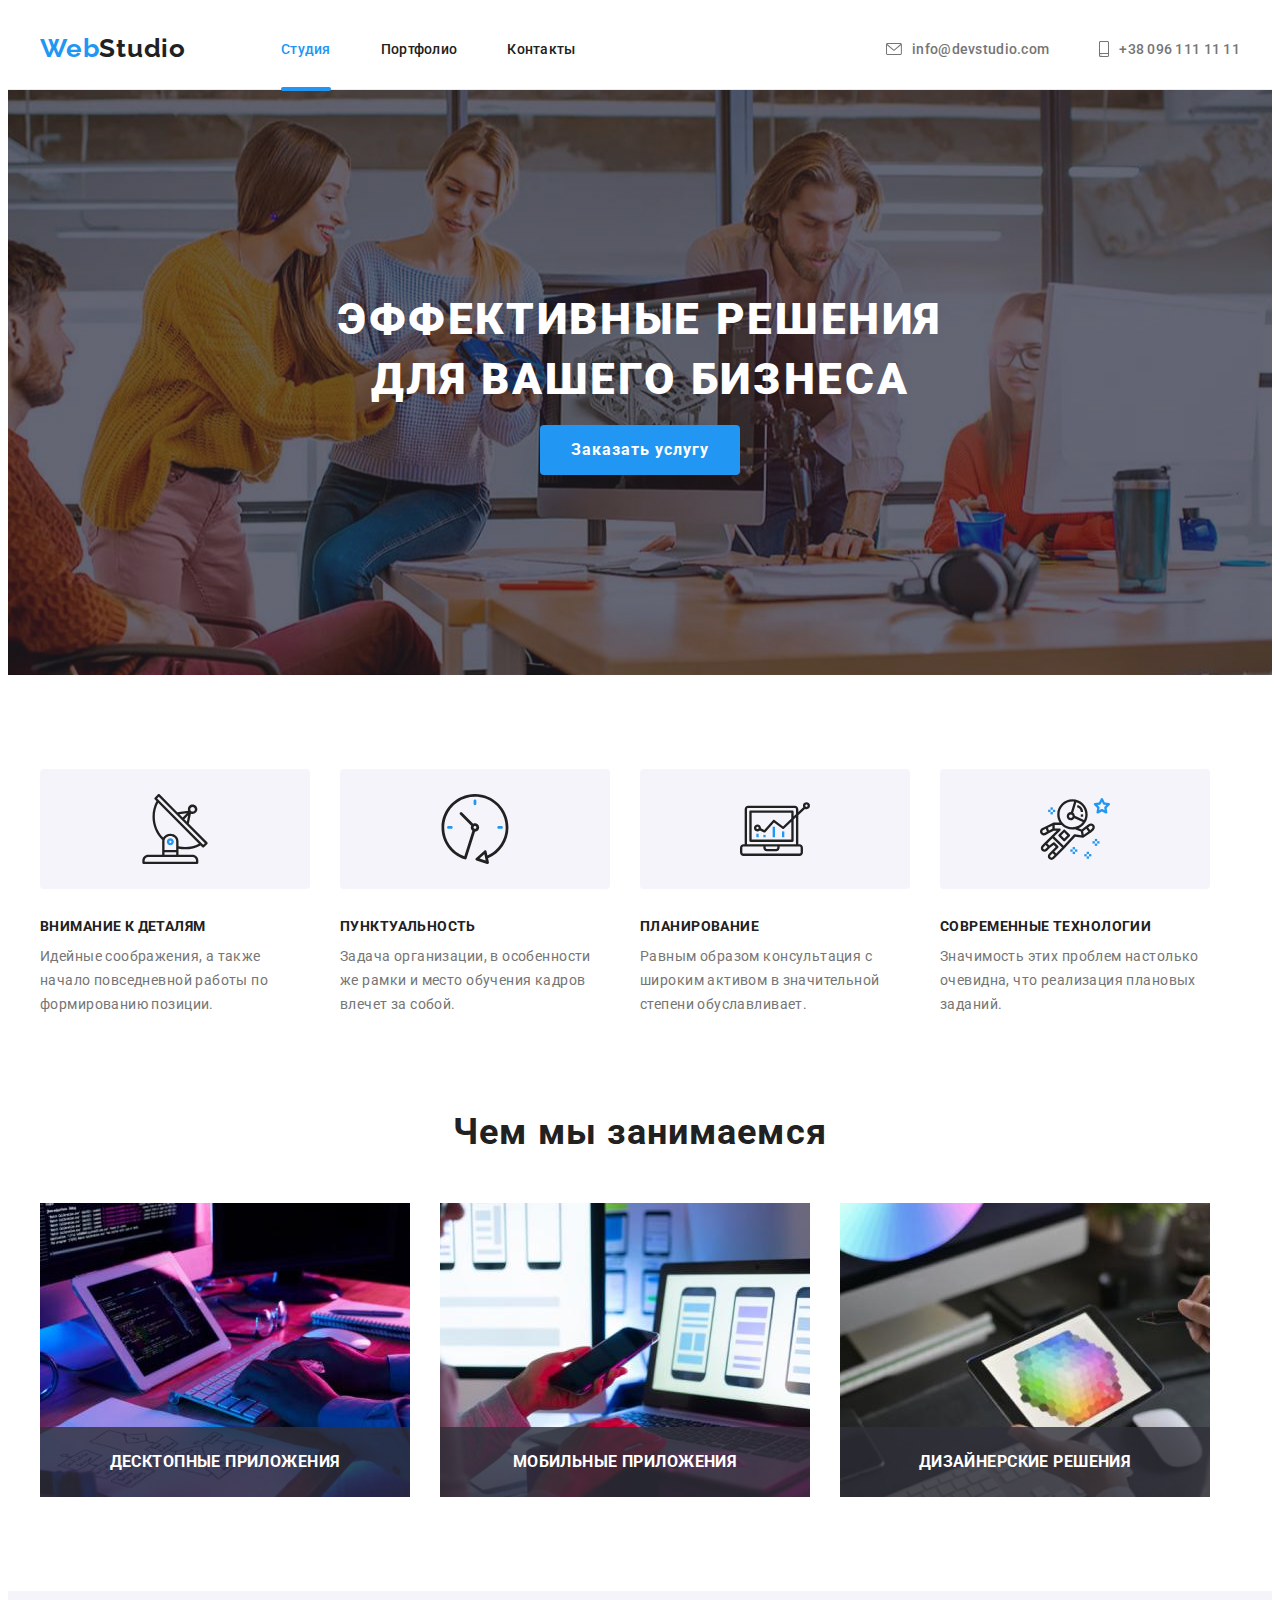
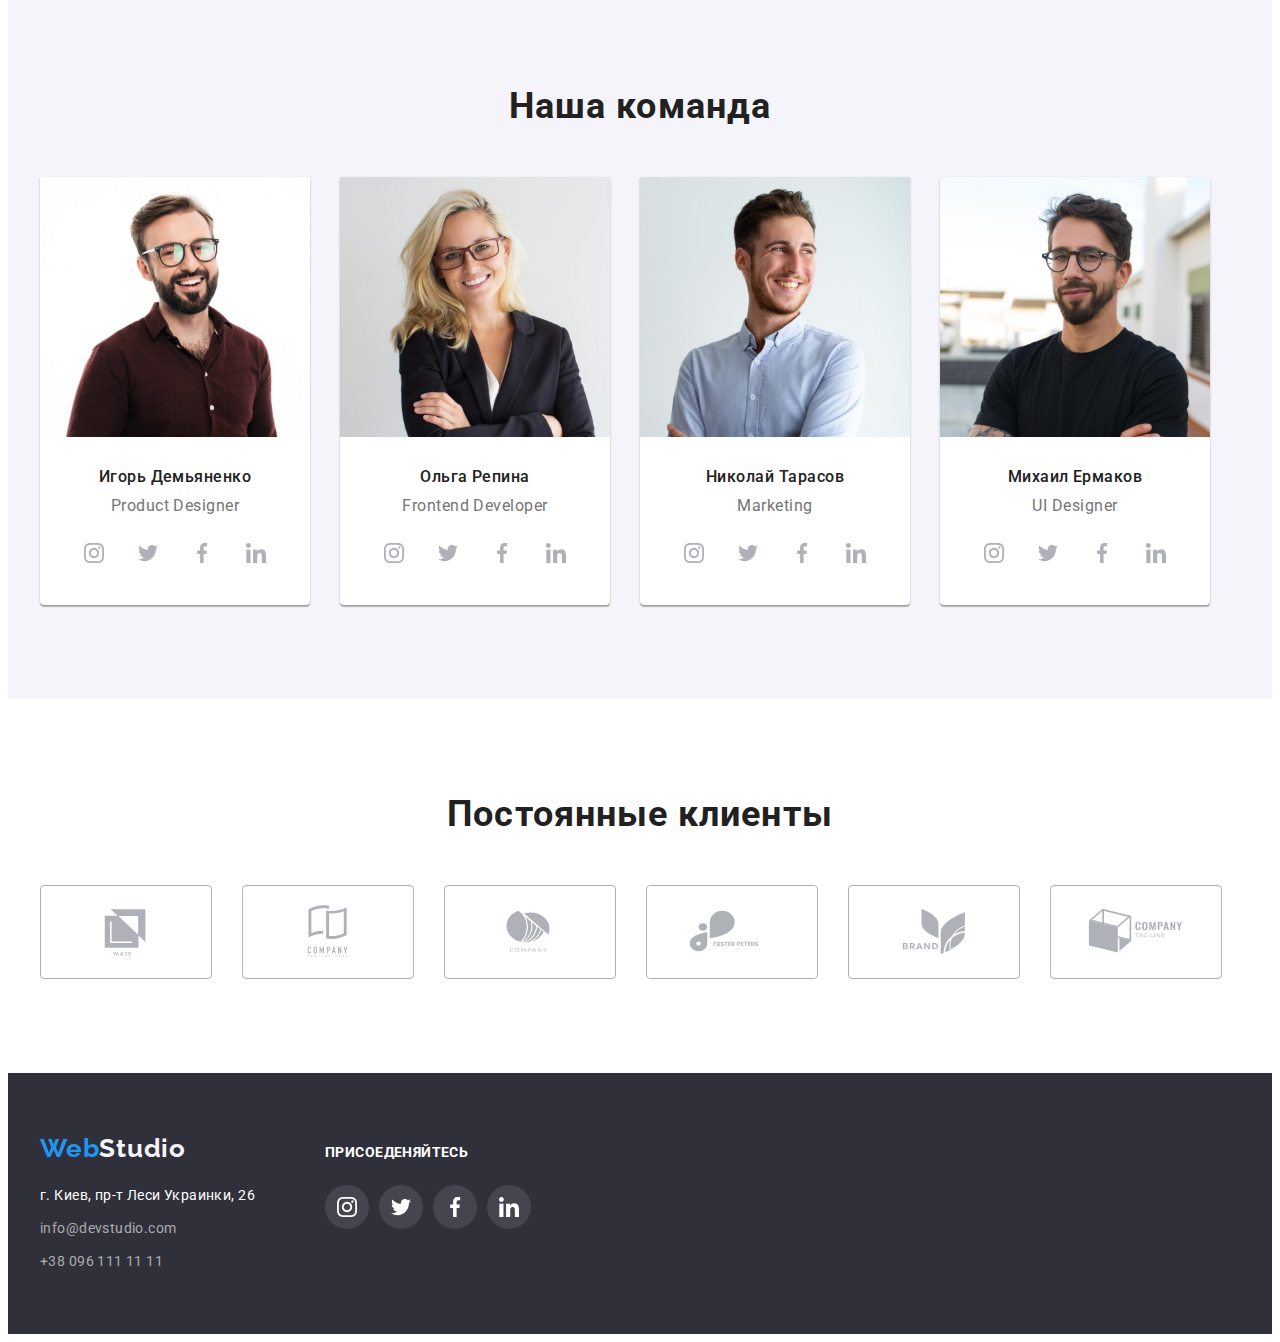
<file: index.html>
<!DOCTYPE html>
<html lang="en">
  <head>
    <meta charset="UTF-8" />
    <meta http-equiv="X-UA-Compatible" content="IE=edge" />
    <meta name="viewport" content="width=device-width, initial-scale=1.0" />
    <title>WebStudio</title>
    <link rel="preconnect" href="https://fonts.googleapis.com" />
    <link rel="preconnect" href="https://fonts.gstatic.com" crossorigin />
    <link
      href="https://fonts.googleapis.com/css2?family=Raleway:wght@700&family=Roboto:wght@400;500;700;900&display=swap"
      rel="stylesheet"
    />
    <link
      rel="stylesheet"
      href="https://cdnjs.cloudflare.com/ajax/libs/modern-normalize/1.1.0/modern-normalize.min.css"
      integrity="sha512-wpPYUAdjBVSE4KJnH1VR1HeZfpl1ub8YT/NKx4PuQ5NmX2tKuGu6U/JRp5y+Y8XG2tV+wKQpNHVUX03MfMFn9Q=="
      crossorigin="anonymous"
      referrerpolicy="no-referrer"
    />
    <link rel="stylesheet" href="./css/styles.css" />
  </head>
  <body>
    <header class="header">
      <div class="container">
        <a href="./index.html" class="header-logo"
          >Web<span class="header-logo2">Studio</span>
        </a>
        <nav class="header-navigation">
          <ul class="header-list list">
            <li class="nav-li">
              <a href="./index.html" class="header-item active-link">Студия</a>
            </li>
            <li class="nav-li">
              <a href="./portfolio.html" class="header-item">Портфолио</a>
            </li>
            <li class="nav-li"><a href="" class="header-item">Контакты</a></li>
          </ul>
        </nav>
        <ul class="header-contacts list">
          <li class="nav-li">
            <a href="mailto:info@devstudio.com" class="contacts-item">
              <svg class="header-icon" width="16" height="12">
                <use
                  href="./image/index/symbol-defs.svg#icon-header-mail"
                ></use>
              </svg>
              info@devstudio.com
            </a>
          </li>
          <li class="nav-li">
            <a href="tel:+380961111111" class="contacts-item">
              <svg class="header-icon" width="10" height="16">
                <use href="./image/index/symbol-defs.svg#icon-header-tel"></use>
              </svg>
              +38 096 111 11 11
            </a>
          </li>
        </ul>
      </div>
    </header>
    <main>
      <!--Главная секция с кнопкой-->
      <section class="hero">
        <div class="container">
          <h1 class="hero-title-text">
            Эффективные решения для вашего бизнеса
          </h1>
          <button type="button" class="hero-btn btn" data-modal-open>
            Заказать услугу
          </button>
        </div>
      </section>
      <!--Наши приемущества-->
      <section class="positive">
        <div class="container">
          <ul class="positive-list list">
            <li class="positive-item">
              <div class="positive-icon-div">
                <svg class="positive-icon" width="70" height="70">
                  <use
                    href="./image/index/symbol-defs.svg#icon-positive1"
                  ></use>
                </svg>
              </div>
              <h3 class="positive-title">Внимание к деталям</h3>
              <p class="positive-text">
                Идейные соображения, а также начало повседневной работы по
                формированию позиции.
              </p>
            </li>
            <li class="positive-item">
              <div class="positive-icon-div">
                <svg class="positive-icon" width="70" height="70">
                  <use
                    href="./image/index/symbol-defs.svg#icon-positive2"
                  ></use>
                </svg>
              </div>
              <h3 class="positive-title">Пунктуальность</h3>
              <p class="positive-text">
                Задача организации, в особенности же рамки и место обучения
                кадров влечет за собой.
              </p>
            </li>
            <li class="positive-item">
              <div class="positive-icon-div">
                <svg class="positive-icon" width="70" height="70">
                  <use
                    href="./image/index/symbol-defs.svg#icon-positive3"
                  ></use>
                </svg>
              </div>
              <h3 class="positive-title">Планирование</h3>
              <p class="positive-text">
                Равным образом консультация с широким активом в значительной
                степени обуславливает.
              </p>
            </li>
            <li class="positive-item">
              <div class="positive-icon-div">
                <svg class="positive-icon" width="70" height="70">
                  <use
                    href="./image/index/symbol-defs.svg#icon-positive4"
                  ></use>
                </svg>
              </div>
              <h3 class="positive-title">Современные технологии</h3>
              <p class="positive-text">
                Значимость этих проблем настолько очевидна, что реализация
                плановых заданий.
              </p>
            </li>
          </ul>
        </div>
      </section>
      <!--Чем мы занимаемся-->
      <section class="work">
        <div class="container">
          <h2 class="work-title">Чем мы занимаемся</h2>
          <ul class="work-list list">
            <li class="work-item">
              <div class="work-box">
                <img
                  src="./image/index/img1.jpg"
                  alt="пишем код"
                  width="370"
                  height="294"
                />
                <h3 class="work-top-title">Десктопные приложения</h3>
              </div>
            </li>
            <li class="work-item">
              <div class="work-box">
                <img
                  src="./image/index/img2.jpg"
                  alt="создаем интерфейс"
                  width="370"
                  height="294"
                />
                <h3 class="work-top-title">Мобильные приложения</h3>
              </div>
            </li>
            <li class="work-item">
              <div class="work-box">
                <img
                  src="./image/index/img3.jpg"
                  alt="подбираем цвета"
                  width="370"
                  height="294"
                />
                <h3 class="work-top-title">Дизайнерские решения</h3>
              </div>
            </li>
          </ul>
        </div>
      </section>
      <!--Наша команда-->
      <section class="staff">
        <div class="container">
          <h2 class="staff-title">Наша команда</h2>
          <ul class="staff-list list">
            <li class="staff-item">
              <img
                src="./image/index/p1.jpg"
                alt="Игорь Демьяненко"
                width="270"
                height="260"
              />
              <div class="staff-title-top">
                <h3 class="staff-item-title">Игорь Демьяненко</h3>
                <p class="staff-item-text">Product Designer</p>
                <ul class="staff-soc-list">
                  <li class="staff-soc-item">
                    <a href="" class="staff-soc-link"
                      ><svg class="staff-soc-icon" width="20" height="20">
                        <use
                          href="./image/index/symbol-defs.svg#icon-instagram"
                        ></use>
                      </svg>
                    </a>
                  </li>
                  <li class="staff-soc-item">
                    <a href="" class="staff-soc-link"
                      ><svg class="staff-soc-icon" width="20" height="20">
                        <use
                          href="./image/index/symbol-defs.svg#icon-twitter"
                        ></use>
                      </svg>
                    </a>
                  </li>
                  <li class="staff-soc-item">
                    <a href="" class="staff-soc-link"
                      ><svg class="staff-soc-icon" width="20" height="20">
                        <use
                          href="./image/index/symbol-defs.svg#icon-facebook"
                        ></use>
                      </svg>
                    </a>
                  </li>
                  <li class="staff-soc-item">
                    <a href="" class="staff-soc-link"
                      ><svg class="staff-soc-icon" width="20" height="20">
                        <use
                          href="./image/index/symbol-defs.svg#icon-linkedin"
                        ></use>
                      </svg>
                    </a>
                  </li>
                </ul>
              </div>
            </li>
            <li class="staff-item">
              <img
                src="./image/index/p2.jpg"
                alt="Ольга Репина"
                width="270"
                height="260"
              />
              <div class="staff-title-top">
                <h3 class="staff-item-title">Ольга Репина</h3>
                <p class="staff-item-text">Frontend Developer</p>
                <ul class="staff-soc-list">
                  <li class="staff-soc-item">
                    <a href="" class="staff-soc-link"
                      ><svg class="staff-soc-icon" width="20" height="20">
                        <use
                          href="./image/index/symbol-defs.svg#icon-instagram"
                        ></use>
                      </svg>
                    </a>
                  </li>
                  <li class="staff-soc-item">
                    <a href="" class="staff-soc-link"
                      ><svg class="staff-soc-icon" width="20" height="20">
                        <use
                          href="./image/index/symbol-defs.svg#icon-twitter"
                        ></use>
                      </svg>
                    </a>
                  </li>
                  <li class="staff-soc-item">
                    <a href="" class="staff-soc-link"
                      ><svg class="staff-soc-icon" width="20" height="20">
                        <use
                          href="./image/index/symbol-defs.svg#icon-facebook"
                        ></use>
                      </svg>
                    </a>
                  </li>
                  <li class="staff-soc-item">
                    <a href="" class="staff-soc-link"
                      ><svg class="staff-soc-icon" width="20" height="20">
                        <use
                          href="./image/index/symbol-defs.svg#icon-linkedin"
                        ></use>
                      </svg>
                    </a>
                  </li>
                </ul>
              </div>
            </li>
            <li class="staff-item">
              <img
                src="./image/index/p3.jpg"
                alt="Николай Тарасов"
                width="270"
                height="260"
              />
              <div class="staff-title-top">
                <h3 class="staff-item-title">Николай Тарасов</h3>
                <p class="staff-item-text">Marketing</p>
                <ul class="staff-soc-list">
                  <li class="staff-soc-item">
                    <a href="" class="staff-soc-link"
                      ><svg class="staff-soc-icon" width="20" height="20">
                        <use
                          href="./image/index/symbol-defs.svg#icon-instagram"
                        ></use>
                      </svg>
                    </a>
                  </li>
                  <li class="staff-soc-item">
                    <a href="" class="staff-soc-link"
                      ><svg class="staff-soc-icon" width="20" height="20">
                        <use
                          href="./image/index/symbol-defs.svg#icon-twitter"
                        ></use>
                      </svg>
                    </a>
                  </li>
                  <li class="staff-soc-item">
                    <a href="" class="staff-soc-link"
                      ><svg class="staff-soc-icon" width="20" height="20">
                        <use
                          href="./image/index/symbol-defs.svg#icon-facebook"
                        ></use>
                      </svg>
                    </a>
                  </li>
                  <li class="staff-soc-item">
                    <a href="" class="staff-soc-link"
                      ><svg class="staff-soc-icon" width="20" height="20">
                        <use
                          href="./image/index/symbol-defs.svg#icon-linkedin"
                        ></use>
                      </svg>
                    </a>
                  </li>
                </ul>
              </div>
            </li>
            <li class="staff-item">
              <img
                src="./image/index/p4.jpg"
                alt="Михаил Ермаков"
                width="270"
                height="260"
              />
              <div class="staff-title-top">
                <h3 class="staff-item-title">Михаил Ермаков</h3>
                <p class="staff-item-text">UI Designer</p>
                <ul class="staff-soc-list">
                  <li class="staff-soc-item">
                    <a href="" class="staff-soc-link"
                      ><svg class="staff-soc-icon" width="20" height="20">
                        <use
                          href="./image/index/symbol-defs.svg#icon-instagram"
                        ></use>
                      </svg>
                    </a>
                  </li>
                  <li class="staff-soc-item">
                    <a href="" class="staff-soc-link"
                      ><svg class="staff-soc-icon" width="20" height="20">
                        <use
                          href="./image/index/symbol-defs.svg#icon-twitter"
                        ></use>
                      </svg>
                    </a>
                  </li>
                  <li class="staff-soc-item">
                    <a href="" class="staff-soc-link"
                      ><svg class="staff-soc-icon" width="20" height="20">
                        <use
                          href="./image/index/symbol-defs.svg#icon-facebook"
                        ></use>
                      </svg>
                    </a>
                  </li>
                  <li class="staff-soc-item">
                    <a href="" class="staff-soc-link"
                      ><svg class="staff-soc-icon" width="20" height="20">
                        <use
                          href="./image/index/symbol-defs.svg#icon-linkedin"
                        ></use>
                      </svg>
                    </a>
                  </li>
                </ul>
              </div>
            </li>
          </ul>
        </div>
      </section>
      <!--Постоянные-->
      <section class="regular">
        <div class="container">
          <h2 class="regular-title">Постоянные клиенты</h2>
          <ul class="regular-list">
            <li class="regular-list-item">
              <a href="" class="regular-link">
                <svg class="regular-icon" width="106" height="60">
                  <use href="./image/index/symbol-defs.svg#icon-reg1"></use>
                </svg>
              </a>
            </li>
            <li class="regular-list-item">
              <a href="" class="regular-link">
                <svg class="regular-icon" width="106" height="60">
                  <use href="./image/index/symbol-defs.svg#icon-reg2"></use>
                </svg>
              </a>
            </li>
            <li class="regular-list-item">
              <a href="" class="regular-link">
                <svg class="regular-icon" width="106" height="60">
                  <use href="./image/index/symbol-defs.svg#icon-reg3"></use>
                </svg>
              </a>
            </li>
            <li class="regular-list-item">
              <a href="" class="regular-link">
                <svg class="regular-icon" width="106" height="60">
                  <use href="./image/index/symbol-defs.svg#icon-reg4"></use>
                </svg>
              </a>
            </li>
            <li class="regular-list-item">
              <a href="" class="regular-link">
                <svg class="regular-icon" width="106" height="60">
                  <use href="./image/index/symbol-defs.svg#icon-reg5"></use>
                </svg>
              </a>
            </li>
            <li class="regular-list-item">
              <a href="" class="regular-link">
                <svg class="regular-icon" width="106" height="60">
                  <use href="./image/index/symbol-defs.svg#icon-reg6"></use>
                </svg>
              </a>
            </li>
          </ul>
        </div>
      </section>
    </main>
    <footer class="footer">
      <div class="container">
        <div>
          <a href="" class="footer-logo"
            >Web<span class="footer-logo2">Studio</span></a
          >
          <address>
            <ul class="footer-list list">
              <li class="footer-li">
                <a
                  href="https://goo.gl/maps/4nCda8HMci8gK6ii9"
                  target="_blank"
                  rel="noreferrer noopener nofollow"
                  class="footer-item-white"
                  >г. Киев, пр-т Леси Украинки, 26</a
                >
              </li>
              <li class="footer-li">
                <a href="mailto:info@devstudio.com" class="footer-item"
                  >info@devstudio.com</a
                >
              </li>
              <li class="footer-li">
                <a href="tel:+380961111111" class="footer-item"
                  >+38 096 111 11 11</a
                >
              </li>
            </ul>
          </address>
        </div>
        <div class="footer-container">
          <h3 class="footer-title">Присоеденяйтесь</h3>
          <ul class="footer-soc-list">
            <li class="footer-soc-item">
              <a href="" class="footer-soc-link"
                ><svg class="footer-soc-icon" width="20" height="20">
                  <use
                    href="./image/index/symbol-defs.svg#icon-instagram"
                  ></use>
                </svg>
              </a>
            </li>
            <li class="footer-soc-item">
              <a href="" class="footer-soc-link"
                ><svg class="footer-soc-icon" width="20" height="20">
                  <use href="./image/index/symbol-defs.svg#icon-twitter"></use>
                </svg>
              </a>
            </li>
            <li class="footer-soc-item">
              <a href="" class="footer-soc-link"
                ><svg class="footer-soc-icon" width="20" height="20">
                  <use href="./image/index/symbol-defs.svg#icon-facebook"></use>
                </svg>
              </a>
            </li>
            <li class="footer-soc-item">
              <a href="" class="footer-soc-link"
                ><svg class="footer-soc-icon" width="20" height="20">
                  <use href="./image/index/symbol-defs.svg#icon-linkedin"></use>
                </svg>
              </a>
            </li>
          </ul>
        </div>
      </div>
    </footer>
    <div class="backdrop is-hidden" data-modal>
      <div class="modal">
        <button type="button" class="modal-close-btn" data-modal-close>
          <svg class="close-icon" width="15" height="15">
            <use href="./image/index/symbol-defs.svg#icon-close"></use>
          </svg>
        </button>
      </div>
    </div>
    <script src="./js/modal.js"></script>
  </body>
</html>
</file>
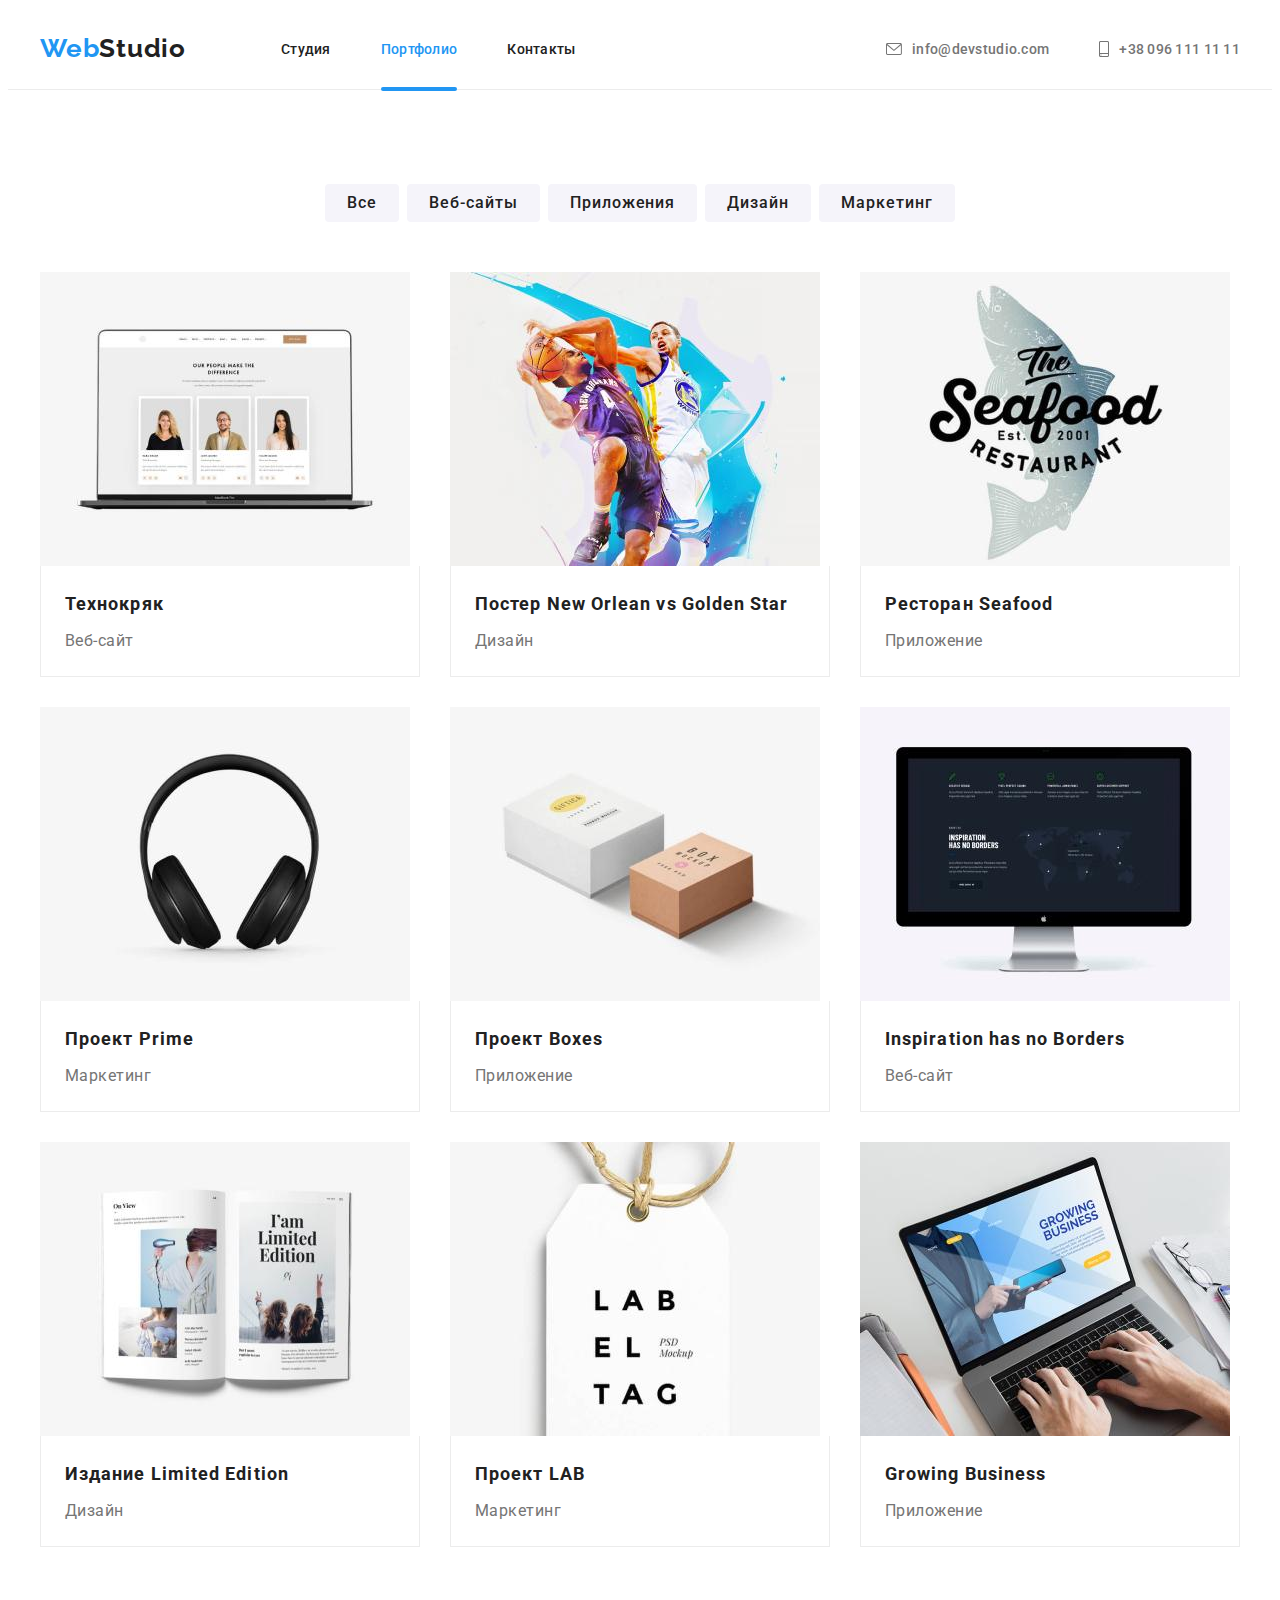
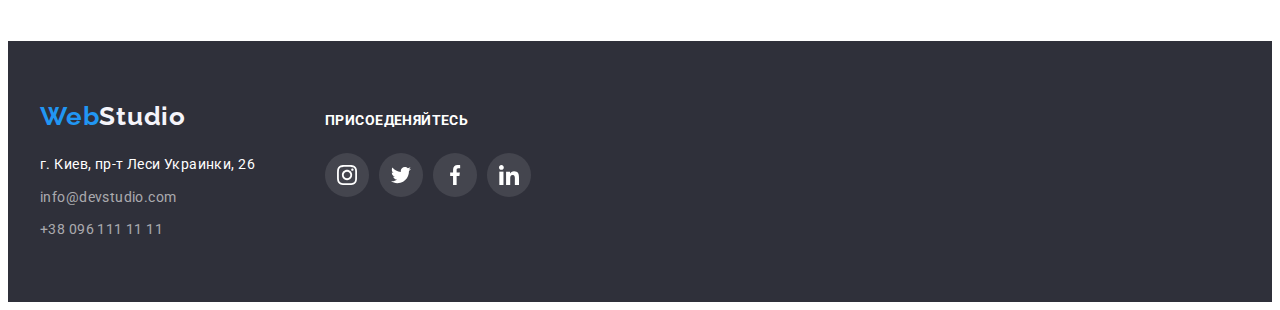
<file: portfolio.html>
<!DOCTYPE html>
<html lang="en">
  <head>
    <meta charset="UTF-8" />
    <meta http-equiv="X-UA-Compatible" content="IE=edge" />
    <meta name="viewport" content="width=device-width, initial-scale=1.0" />
    <title>WebStudio - Portfolio</title>
    <link rel="preconnect" href="https://fonts.googleapis.com" />
    <link rel="preconnect" href="https://fonts.gstatic.com" crossorigin />
    <link
      href="https://fonts.googleapis.com/css2?family=Raleway:wght@700&family=Roboto:wght@400;500;700;900&display=swap"
      rel="stylesheet"
    />
    <link
      rel="stylesheet"
      href="https://cdnjs.cloudflare.com/ajax/libs/modern-normalize/1.1.0/modern-normalize.min.css"
      integrity="sha512-wpPYUAdjBVSE4KJnH1VR1HeZfpl1ub8YT/NKx4PuQ5NmX2tKuGu6U/JRp5y+Y8XG2tV+wKQpNHVUX03MfMFn9Q=="
      crossorigin="anonymous"
      referrerpolicy="no-referrer"
    />
    <link rel="stylesheet" href="./css/styles.css" />
  </head>
  <body>
    <header class="header">
      <div class="container">
        <a href="./index.html" class="header-logo"
          >Web<span class="header-logo2">Studio</span>
        </a>
        <nav class="header-navigation">
          <ul class="header-list list">
            <li class="nav-li">
              <a href="./index.html" class="header-item ">Студия</a>
            </li>
            <li class="nav-li">
              <a href="./portfolio.html" class="header-item active-link">Портфолио</a>
            </li>
            <li class="nav-li"><a href="" class="header-item">Контакты</a></li>
          </ul>
        </nav>
        <ul class="header-contacts list">
          <li class="nav-li">
            <a href="mailto:info@devstudio.com" class="contacts-item">
              <svg class="header-icon" width="16" height="12">
                    <use
                      href="./image/index/symbol-defs.svg#icon-header-mail"
                    ></use>
                  </svg>
              info@devstudio.com
            </a>
          </li>
          <li class="nav-li">
            <a href="tel:+380961111111" class="contacts-item">
              <svg class="header-icon" width="10" height="16">
                    <use
                      href="./image/index/symbol-defs.svg#icon-header-tel"
                    ></use>
                  </svg>
              +38 096 111 11 11
            </a>
          </li>
        </ul>
      </div>
    </header>
    <main>
      <section class="portfolio">
        <div class="container">
          <ul class="portfolio-btn-list">
            <li class="btn-li">
              <button type="button" class="portfolio-btn btn">Все</button>
            </li>
            <li class="btn-li">
              <button type="button" class="portfolio-btn btn">Веб-сайты</button>
            </li>
            <li class="btn-li">
              <button type="button" class="portfolio-btn btn">
                Приложения
              </button>
            </li>
            <li class="btn-li">
              <button type="button" class="portfolio-btn btn">Дизайн</button>
            </li>
            <li class="btn-li">
              <button type="button" class="portfolio-btn btn">Маркетинг</button>
            </li>
          </ul>
          <ul class="portfolio-projects-list">
            <li class="portfolio-item">
              <a href="./portfolio.html" class="portfolio-link">
                <div class="img-box">
                  <img
                  src="./image/portfolio/pic1.jpg"
                  alt="ноутбук"
                  width="370px"
                  height="294px"
                  >
                  <p class="hover-text">Ресурс предлагает комплексные предложения с разным уровнем функционала и сервисов. Все это позволит посетителю получить исчерпывающие сведения о компании или частном лице.</p>
                </div>
                <div class="portfolio-top"><h2 class="portfolio-title">Технокряк</h2>
                <p class="portfolio-text">Веб-сайт</p></div>
              </a>
            </li>
            <li class="portfolio-item">
              <a href="./portfolio.html" class="portfolio-link">
              <div class="img-box">
                  <img
                  src="./image/portfolio/pic2.jpg"
                  alt="ноутбук"
                  width="370px"
                  height="294px"
                  >
                  <p class="hover-text">Ресурс предлагает комплексные предложения с разным уровнем функционала и сервисов. Все это позволит посетителю получить исчерпывающие сведения о компании или частном лице.</p>
                </div>
              <div class="portfolio-top"><h2 class="portfolio-title">Постер New Orlean vs Golden Star</h2>
              <p class="portfolio-text">Дизайн</p></div>
              </a>
            </li>
            <li class="portfolio-item">
              <a href="./portfolio.html" class="portfolio-link">
              <div class="img-box">
                  <img
                  src="./image/portfolio/pic3.jpg"
                  alt="ноутбук"
                  width="370px"
                  height="294px"
                  >
                  <p class="hover-text">Ресурс предлагает комплексные предложения с разным уровнем функционала и сервисов. Все это позволит посетителю получить исчерпывающие сведения о компании или частном лице.</p>
                </div>
              <div class="portfolio-top"><h2 class="portfolio-title">Ресторан Seafood</h2>
              <p class="portfolio-text">Приложение</p></div>
              </a>
            </li>
            <li class="portfolio-item">
              <a href="./portfolio.html" class="portfolio-link">
              <div class="img-box">
                  <img
                  src="./image/portfolio/pic4.jpg"
                  alt="ноутбук"
                  width="370px"
                  height="294px"
                  >
                  <p class="hover-text">Ресурс предлагает комплексные предложения с разным уровнем функционала и сервисов. Все это позволит посетителю получить исчерпывающие сведения о компании или частном лице.</p>
                </div>
              <div class="portfolio-top"><h2 class="portfolio-title">Проект Prime</h2>
              <p class="portfolio-text">Маркетинг</p></div>
              </a>
            </li>
            <li class="portfolio-item">
              <a href="./portfolio.html" class="portfolio-link">
              <div class="img-box">
                  <img
                  src="./image/portfolio/pic5.jpg"
                  alt="ноутбук"
                  width="370px"
                  height="294px"
                  >
                  <p class="hover-text">Ресурс предлагает комплексные предложения с разным уровнем функционала и сервисов. Все это позволит посетителю получить исчерпывающие сведения о компании или частном лице.</p>
                </div>
              <div class="portfolio-top"><h2 class="portfolio-title">Проект Boxes</h2>
              <p class="portfolio-text">Приложение</p></div>
              </a>
            </li>
            <li class="portfolio-item">
              <a href="./portfolio.html" class="portfolio-link">
              <div class="img-box">
                  <img
                  src="./image/portfolio/pic6.jpg"
                  alt="ноутбук"
                  width="370px"
                  height="294px"
                  >
                  <p class="hover-text">Ресурс предлагает комплексные предложения с разным уровнем функционала и сервисов. Все это позволит посетителю получить исчерпывающие сведения о компании или частном лице.</p>
                </div>
              <div class="portfolio-top"><h2 class="portfolio-title">Inspiration has no Borders</h2>
              <p class="portfolio-text">Веб-сайт</p></div>
            </li>
            <li class="portfolio-item">
            <a href="./portfolio.html" class="portfolio-link">
              <div class="img-box">
                  <img
                  src="./image/portfolio/pic7.jpg"
                  alt="ноутбук"
                  width="370px"
                  height="294px"
                  >
                  <p class="hover-text">Ресурс предлагает комплексные предложения с разным уровнем функционала и сервисов. Все это позволит посетителю получить исчерпывающие сведения о компании или частном лице.</p>
                </div>
              <div class="portfolio-top"><h2 class="portfolio-title">Издание Limited Edition</h2>
              <p class="portfolio-text">Дизайн</p></div>
            </a>
            </li>
            <li class="portfolio-item">
              <a href="./portfolio.html" class="portfolio-link">
              <div class="img-box">
                  <img
                  src="./image/portfolio/pic8.jpg"
                  alt="ноутбук"
                  width="370px"
                  height="294px"
                  >
                  <p class="hover-text">Ресурс предлагает комплексные предложения с разным уровнем функционала и сервисов. Все это позволит посетителю получить исчерпывающие сведения о компании или частном лице.</p>
                </div>
              <div class="portfolio-top"><h2 class="portfolio-title">Проект LAB</h2>
              <p class="portfolio-text">Маркетинг</p></div>
              </a>
            </li>
            <li class="portfolio-item">
              <a href="./portfolio.html" class="portfolio-link">
              <div class="img-box">
                  <img
                  src="./image/portfolio/pic9.jpg"
                  alt="ноутбук"
                  width="370px"
                  height="294px"
                  >
                  <p class="hover-text">Ресурс предлагает комплексные предложения с разным уровнем функционала и сервисов. Все это позволит посетителю получить исчерпывающие сведения о компании или частном лице.</p>
                </div>
              <div class="portfolio-top"><h2 class="portfolio-title">Growing Business</h2>
              <p class="portfolio-text">Приложение</p></div>
              </a>
            </li>
          </ul>
        </div>
      </section>
    </main>
    <footer class="footer">
      <div class="container">
        <div>
          <a href="" class="footer-logo"
            >Web<span class="footer-logo2">Studio</span></a
          >
          <address>
            <ul class="footer-list list">
              <li class="footer-li">
                <a
                  href="https://goo.gl/maps/4nCda8HMci8gK6ii9"
                  target="_blank"
                  rel="noreferrer noopener nofollow"
                  class="footer-item-white"
                  >г. Киев, пр-т Леси Украинки, 26</a
                >
              </li>
              <li class="footer-li">
                <a href="mailto:info@devstudio.com" class="footer-item"
                  >info@devstudio.com</a
                >
              </li>
              <li class="footer-li">
                <a href="tel:+380961111111" class="footer-item"
                  >+38 096 111 11 11</a
                >
              </li>
            </ul>
          </address>
        </div>
        <div class="footer-container">
          <h3 class="footer-title">Присоеденяйтесь</h3>
          <ul class="footer-soc-list">
            <li class="footer-soc-item">
              <a href="" class="footer-soc-link"
                ><svg class="footer-soc-icon" width="20" height="20">
                  <use
                    href="./image/index/symbol-defs.svg#icon-instagram"
                  ></use>
                </svg>
              </a>
            </li>
            <li class="footer-soc-item">
              <a href="" class="footer-soc-link"
                ><svg class="footer-soc-icon" width="20" height="20">
                  <use
                    href="./image/index/symbol-defs.svg#icon-twitter"
                  ></use>
                </svg>
              </a>
            </li>
            <li class="footer-soc-item">
              <a href="" class="footer-soc-link"
                ><svg class="footer-soc-icon" width="20" height="20">
                  <use
                    href="./image/index/symbol-defs.svg#icon-facebook"
                  ></use>
                </svg>
              </a>
            </li>
            <li class="footer-soc-item">
              <a href="" class="footer-soc-link"
                ><svg class="footer-soc-icon" width="20" height="20">
                  <use
                    href="./image/index/symbol-defs.svg#icon-linkedin"
                  ></use>
                </svg>
              </a>
            </li>
          </ul>
        </div>
      </div>
    </footer>
  </body>
</html>
</file>
<file: css/styles.css>
/* 
 черный _ основной цвет текста: #212121; 
--main-text-color 
 серый _ неактивные контакты, абзац: #757575; 
--second-text-color 
 белый _ background страницы : #FFFFFF; 
--bg-white-color 
 графит _ background героя и футер background: #2F303A; 
--bg-hero-color 
 серый _ неактивная кнопка: #F5F4FA; 
--inactive_btn_color 
синий _ лого и активных кнопок: #2196F3;
--active-color */

:root {
  --main-text-color: #212121;
  --second-text-color: #757575;
  --bg-white-color: #ffffff;
  --bg-hero-color: #2f303a;
  --inactive_btn_color: #f5f4fa;
  --active-color: #2196f3;
  --timing-function: cubic-bezier(0.4, 0, 0.2, 1);
  --bg-overflay: #2196f3e5;
}
body {
  background-color: var(--bg-white-color);
  color: var(--main-text-color);
  font-family: Roboto, sans-serif;
  font-size: 14px;
  line-height: 1.17;
  letter-spacing: 0.03em;
}
li {
  list-style-type: none;
}
a {
  text-decoration: none;
}
address {
  font-style: normal;
}
.btn {
  cursor: pointer;
}
p,
h1,
h2,
h3,
h4,
h5,
h6 {
  margin: 0;
}
ul,
ol {
  padding-left: 0;
  margin: 0;
}
img {
  display: block;
}
.container {
  width: 1200px;
  padding-left: 15px;
  padding-right: 15px;
  margin: 0 auto;
  /* outline: 1px solid red; */
}
.visually-hidden {
  position: absolute;
  white-space: nowrap;
  width: 1px;
  height: 1px;
  overflow: hidden;
  border: 0;
  padding: 0;
  clip: rect(0 0 0 0);
  clip-path: inset(50%);
  margin: -1px;
}
/*==========================++++++HEADER++++++==========================*/
.header {
  border-bottom-style: solid;
  border-bottom-width: 1px;
  border-color: #ececec;
  padding-top: 25px;
  padding-bottom: 25px;
}
.header .container {
  display: flex;
  align-items: center;
}
.header-logo {
  font-family: "Raleway";
  font-style: normal;
  font-weight: 700;
  font-size: 26px;
  line-height: 1.2;
  letter-spacing: 0.03em;
  color: var(--active-color);
  margin-right: 95px;
}
.header-logo2 {
  font-family: "Raleway";
  font-style: normal;
  font-weight: 700;
  font-size: 26px;
  line-height: 1.2;
  letter-spacing: 0.03em;
  color: var(--main-text-color);
}
.header-list {
  display: flex;
}
.header-item {
  font-weight: 500;
  font-size: 14px;
  line-height: 16px;
  letter-spacing: 0.02em;
  color: var(--main-text-color);
  display: flex;
  align-items: baseline;
  transition: color 250ms var(--timing-function);
}
.active-link {
  color: var(--active-color);
}
.active-link {
  position: relative;
}
.active-link::after {
  content: "";
  position: absolute;
  left: 0px;
  bottom: -34px;
  display: block;
  width: 100%;
  height: 4px;
  border-radius: 2px;
  background-color: var(--active-color);
  opacity: 1;
}

.nav-li:not(:last-child) {
  margin-right: 50px;
}
.header-contacts {
  /* outline: 1px solid red; */
  display: flex;
  margin-left: auto;
}
.header-icon {
  /* outline: 1px solid red; */
  fill: currentColor;
  margin-right: 10px;
}
.contacts-item {
  font-weight: 500;
  font-size: 14px;
  line-height: 16px;
  letter-spacing: 0.02em;
  color: var(--second-text-color);
  display: flex;
  align-items: center;
  transition: color 250ms var(--timing-function);
}
.header-item:hover,
.header-item:focus,
.contacts-item:hover,
.contacts-item:focus {
  font-weight: 500;
  font-size: 14px;
  line-height: 16px;
  letter-spacing: 0.02em;
  color: var(--active-color);
}
/*==========================++++++HERO++++++==========================*/
.hero {
  max-width: 1600px;
  background: var(--bg-hero-color);
  background-image: linear-gradient(
      rgba(47, 48, 58, 0.4),
      rgba(47, 48, 58, 0.4)
    ),
    url(../image/index/hero-bg.jpg);
  background-repeat: no-repeat;
  background-position: center;
  padding-top: 200px;
  padding-bottom: 200px;
  margin: 0 auto;
}
.hero-title-text {
  width: 700px;
  font-weight: 900;
  font-size: 44px;
  line-height: 1.36;
  letter-spacing: 0.06em;
  text-transform: uppercase;
  color: var(--bg-white-color);
  text-align: center;
  margin-left: auto;
  margin-right: auto;
}
.hero-btn {
  color: var(--bg-white-color);
  font-family: inherit;
  font-weight: 700;
  font-size: 16px;
  line-height: 1.88;
  letter-spacing: 0.06em;
  background: var(--active-color);
  width: 200px;
  height: 50px;
  border-radius: 4px;
  border: 0px;
  display: block;
  margin-top: 15px;
  margin-left: auto;
  margin-right: auto;
  transition: background-color 250ms, color 800ms;
}
.hero-btn:hover {
  background: #1c79c5;
  color: #d5e400;
}

/*==========================++++++POSITIVE++++++==========================*/
.positive {
  padding-top: 94px;
  /* background-color: aqua; */
}
.positive-list {
  display: flex;
}
.positive-icon-div {
  background-color: #f5f4fa;
  border-radius: 4px;
  height: 120px;
  display: flex;
  align-items: center;
  justify-content: center;
}
.positive-item {
  width: 270px;
}
.positive-item:not(:last-child) {
  margin-right: 30px;
}
.positive-title {
  font-weight: 700;
  font-size: 14px;
  line-height: 1.14;
  letter-spacing: 0.03em;
  text-transform: uppercase;
  margin-top: 30px;
}
.positive-text {
  font-size: 14px;
  line-height: 1.71;
  letter-spacing: 0.03em;
  color: var(--second-text-color);
  margin-top: 10px;
}

/*==========================++++++WORK++++++==========================*/
.work {
  padding-top: 94px;
  padding-bottom: 94px;
}
.work-title {
  margin-bottom: 50px;
  font-weight: 700;
  font-size: 36px;
  line-height: 1.17;
  letter-spacing: 0.03em;
  text-align: center;
}
.work-list {
  display: flex;
}
.work-item {
  width: 370px;
}
.work-item:not(:last-child) {
  margin-right: 30px;
}
.work-box {
  position: relative;
}

.work-top-title {
  position: absolute;
  bottom: 0;
  display: flex;
  justify-content: center;
  align-items: center;
  width: 100%;
  height: 70px;
  color: var(--bg-white-color);
  background: #2f303acc;
  text-transform: uppercase;
}
/*==========================++++++STAFF++++++==========================*/
.staff {
  padding-top: 94px;
  padding-bottom: 94px;
  background-color: #f5f4fa;
}
.staff-title {
  font-weight: 700;
  font-size: 36px;
  line-height: 1.17;
  letter-spacing: 0.03em;
  text-align: center;
  margin-bottom: 50px;
}
.staff-list {
  display: flex;
}
.staff-item {
  background: #ffffff;
  box-shadow: 0px 1px 3px rgba(0, 0, 0, 0.12), 0px 1px 1px rgba(0, 0, 0, 0.14),
    0px 2px 1px rgba(0, 0, 0, 0.2);
  border-radius: 0px 0px 4px 4px;
}
.staff-title-top {
  padding-top: 30px;
  padding-bottom: 30px;
}
.staff-item-title {
  font-weight: 500;
  font-size: 16px;
  line-height: 1.19;
  letter-spacing: 0.03em;
  text-align: center;
}
.staff-item-text {
  font-size: 16px;
  line-height: 1.19;
  letter-spacing: 0.03em;
  color: var(--second-text-color);
  text-align: center;
  margin-top: 10px;
  margin-bottom: 16px;
}
.staff-soc-list {
  display: flex;
  justify-content: center;
}
.staff-soc-item + .staff-soc-item {
  margin-left: 10px;
}
.staff-soc-link {
  width: 44px;
  height: 44px;
  border-radius: 50%;
  display: flex;
  justify-content: center;
  align-items: center;
  transition: background-color 250ms var(--timing-function);
}
.staff-soc-icon {
  fill: #afb1b8;
  transition: fill 250ms var(--timing-function);
}
.staff-soc-link:hover {
  background-color: var(--active-color);
}
.staff-soc-link:hover .staff-soc-icon {
  fill: #ffffff;
}
.staff-soc-link:focus {
  background-color: var(--active-color);
}
.staff-soc-link:focus .staff-soc-icon {
  fill: #ffffff;
}
.staff-item:not(:last-child) {
  margin-right: 30px;
}
/*==========================++++++REGULAR++++++==========================*/
.regular {
  padding-top: 94px;
  padding-bottom: 94px;
}
.regular-title {
  margin-bottom: 50px;
  font-weight: 700;
  font-size: 36px;
  line-height: 1.17;
  letter-spacing: 0.03em;
  text-align: center;
}
.regular-list {
  display: flex;
}

.regular-link {
  display: flex;
  justify-content: center;
  align-items: center;
  height: 92px;
  width: 170px;
  border-style: solid;
  border-width: 1px;
  border-color: #afb1b8;
  border-radius: 4px;
  transition: border-color 250ms var(--timing-function);
}
.regular-icon {
  fill: #afb1b8;
  transition: fill 250ms var(--timing-function);
}
.regular-link:hover {
  border-color: var(--active-color);
}
.regular-link:hover .regular-icon {
  fill: var(--active-color);
}
.regular-link:focus {
  border-color: var(--active-color);
}
.regular-link:focus .regular-icon {
  fill: var(--active-color);
}
.regular-list-item:not(:last-child) {
  margin-right: 30px;
}

/*==========================++++++FOOTER++++++==========================*/
.footer {
  background-color: var(--bg-hero-color);
  padding-top: 60px;
  padding-bottom: 60px;
}
.footer .container {
  display: flex;
  align-items: baseline;
}
.footer-container {
  margin-left: 70px;
}
.footer-logo {
  font-family: "Raleway";
  font-weight: 700;
  font-size: 26px;
  line-height: 1.2;
  letter-spacing: 0.03em;
  color: var(--active-color);
  display: block;
  margin-bottom: 20px;
}
.footer-logo2 {
  font-family: "Raleway";
  font-weight: 700;
  font-size: 26px;
  line-height: 1.2;
  letter-spacing: 0.03em;
  color: var(--inactive_btn_color);
}
.footer-item-white {
  font-size: 14px;
  line-height: 1.71;
  letter-spacing: 0.03em;
  color: var(--bg-white-color);
  transition: color 250ms var(--timing-function);
}
.footer-li:not(:last-child) {
  margin-bottom: 9px;
}
.footer-item {
  font-size: 14px;
  line-height: 1.71;
  letter-spacing: 0.03em;
  color: rgba(255, 255, 255, 0.6);
  transition: color 250ms var(--timing-function);
}
.footer-item-white:hover,
.footer-item:hover,
.footer-item-white:focus,
.footer-item:focus {
  font-size: 14px;
  line-height: 1.71;
  letter-spacing: 0.03em;
  color: var(--active-color);
}
.footer-list-top {
  display: flex;
}
.footer-title {
  font-size: 14px;
  line-height: 1.71;
  letter-spacing: 0.03em;
  color: var(--bg-white-color);
  text-transform: uppercase;
  margin-bottom: 20px;
}
.footer-soc-list {
  display: flex;
  justify-content: center;
}
.footer-soc-item + .footer-soc-item {
  margin-left: 10px;
}
.footer-soc-link {
  background-color: rgba(255, 255, 255, 0.1);
  width: 44px;
  height: 44px;
  border-radius: 50%;
  display: flex;
  justify-content: center;
  align-items: center;
  transition: background-color 250ms var(--timing-function);
}
.footer-soc-icon {
  fill: #ffffff;
  transition: fill 250ms var(--timing-function);
}
.footer-soc-link:hover {
  background-color: var(--active-color);
}
.footer-soc-link:hover .footer-soc-icon {
  fill: #ffffff;
}
.footer-soc-link:focus {
  background-color: var(--active-color);
}
.footer-soc-link:focus .footer-soc-icon {
  fill: #ffffff;
}
/*==========================++++++PORTFOLIO++++++==========================*/
.portfolio {
  padding-top: 94px;
  padding-bottom: 94px;
}
.portfolio-btn-list {
  display: flex;
  justify-content: center;
  margin-bottom: 50px;
}
.portfolio-btn {
  color: var(--main-text-color);
  font-family: inherit;
  font-style: normal;
  font-weight: 500;
  font-size: 16px;
  line-height: 1.5;
  letter-spacing: 0.06em;
  background: var(--inactive_btn_color);
  border: 0;
  height: 38px;
  border-radius: 4px;
  padding-left: 22px;
  padding-right: 22px;
  transition: background-color 250ms var(--timing-function),
    box-shadow 250ms var(--timing-function);
}
.btn-li:not(:last-child) {
  margin-right: 8px;
}
.portfolio-btn:hover {
  background-color: var(--active-color);
  color: var(--bg-white-color);
  box-shadow: 0px 3px 1px rgba(0, 0, 0, 0.1), 0px 1px 2px rgba(0, 0, 0, 0.08),
    0px 2px 2px rgba(0, 0, 0, 0.12);
}
.portfolio-btn:focus {
  background-color: var(--active-color);
  color: var(--bg-white-color);
  box-shadow: 0px 3px 1px rgba(0, 0, 0, 0.1), 0px 1px 2px rgba(0, 0, 0, 0.08),
    0px 2px 2px rgba(0, 0, 0, 0.12);
}
.portfolio-projects-list {
  display: flex;
  flex-wrap: wrap;
  margin-top: -30px;
  margin-left: -30px;
}
.portfolio-item {
  width: calc(100% / 3 - 30px);
  margin-left: 30px;
  margin-top: 30px;
  /* margin-top: 30px; */
}
.portfolio-top {
  border-style: solid;
  border-width: 1px;
  border-color: #ececec;
  border-top: 0;
  padding-left: 24px;
  padding-right: 24px;
  padding-top: 20px;
  padding-bottom: 20px;
}
.portfolio-title {
  font-weight: 700;
  font-size: 18px;
  line-height: 2;
  letter-spacing: 0.06em;
  color: var(--main-text-color);
  margin-bottom: 4px;
}
.portfolio-text {
  font-size: 16px;
  line-height: 1.88;
  letter-spacing: 0.03em;
  color: var(--second-text-color);
}
.portfolio-link {
  transition: box-shadow 250ms var(--timing-function);
}
.portfolio-link:hover {
  display: block;
  box-shadow: 0px 4px 4px rgba(0, 0, 0, 0.25);
}
.portfolio-link:focus {
  display: block;
  box-shadow: 0px 4px 4px rgba(0, 0, 0, 0.25);
}

.img-box {
  position: relative;
  overflow: hidden;
}
.img-box::before {
  content: "";
  position: absolute;
  width: 100%;
  height: 100%;
  transform: translateY(100%);
  transition: transform 250ms var(--timing-function);
  background-color: var(--bg-overflay);
}
.portfolio-link:hover .img-box::before,
.portfolio-link:focus .img-box::before {
  transform: translateY(0);
}
.hover-text {
  position: absolute;
  top: 50%;
  left: 50%;
  transform: translate(-50%, 100%);
  transition: transform 250ms var(--timing-function);
  width: 322px;
  font-size: 18px;
  line-height: 1.56em;
  color: var(--bg-white-color);
}
.portfolio-link:hover .hover-text,
.portfolio-link:focus .hover-text {
  transform: translate(-50%, -50%);
}
.backdrop {
  position: fixed;
  top: 0;
  width: 100%;
  height: 100%;
  background-color: rgba(0, 0, 0, 0.3);
  transition: opacity 300ms, visibility 300ms;
}
.modal {
  min-height: 581px;
  width: 528px;
  background-color: var(--bg-white-color);
  border-radius: 4px;
  position: absolute;
  top: 50%;
  left: 50%;
  transform: translate(-50%, -50%);
  box-shadow: 0px 4px 4px 0px rgba(0, 0, 0, 0.25);
}
.close-icon {
  fill: black;
}
.modal-close-btn {
  position: absolute;
  top: 8px;
  right: 8px;
  height: 30px;
  width: 30px;
  border-radius: 50%;
  background-color: var(--bg-white-color);
  border: 1px solid rgba(0, 0, 0, 0.1);
  display: flex;
  justify-content: center;
  align-items: center;
}
.is-hidden {
  opacity: 0;
  pointer-events: none;
  visibility: hidden;
}
</file>
